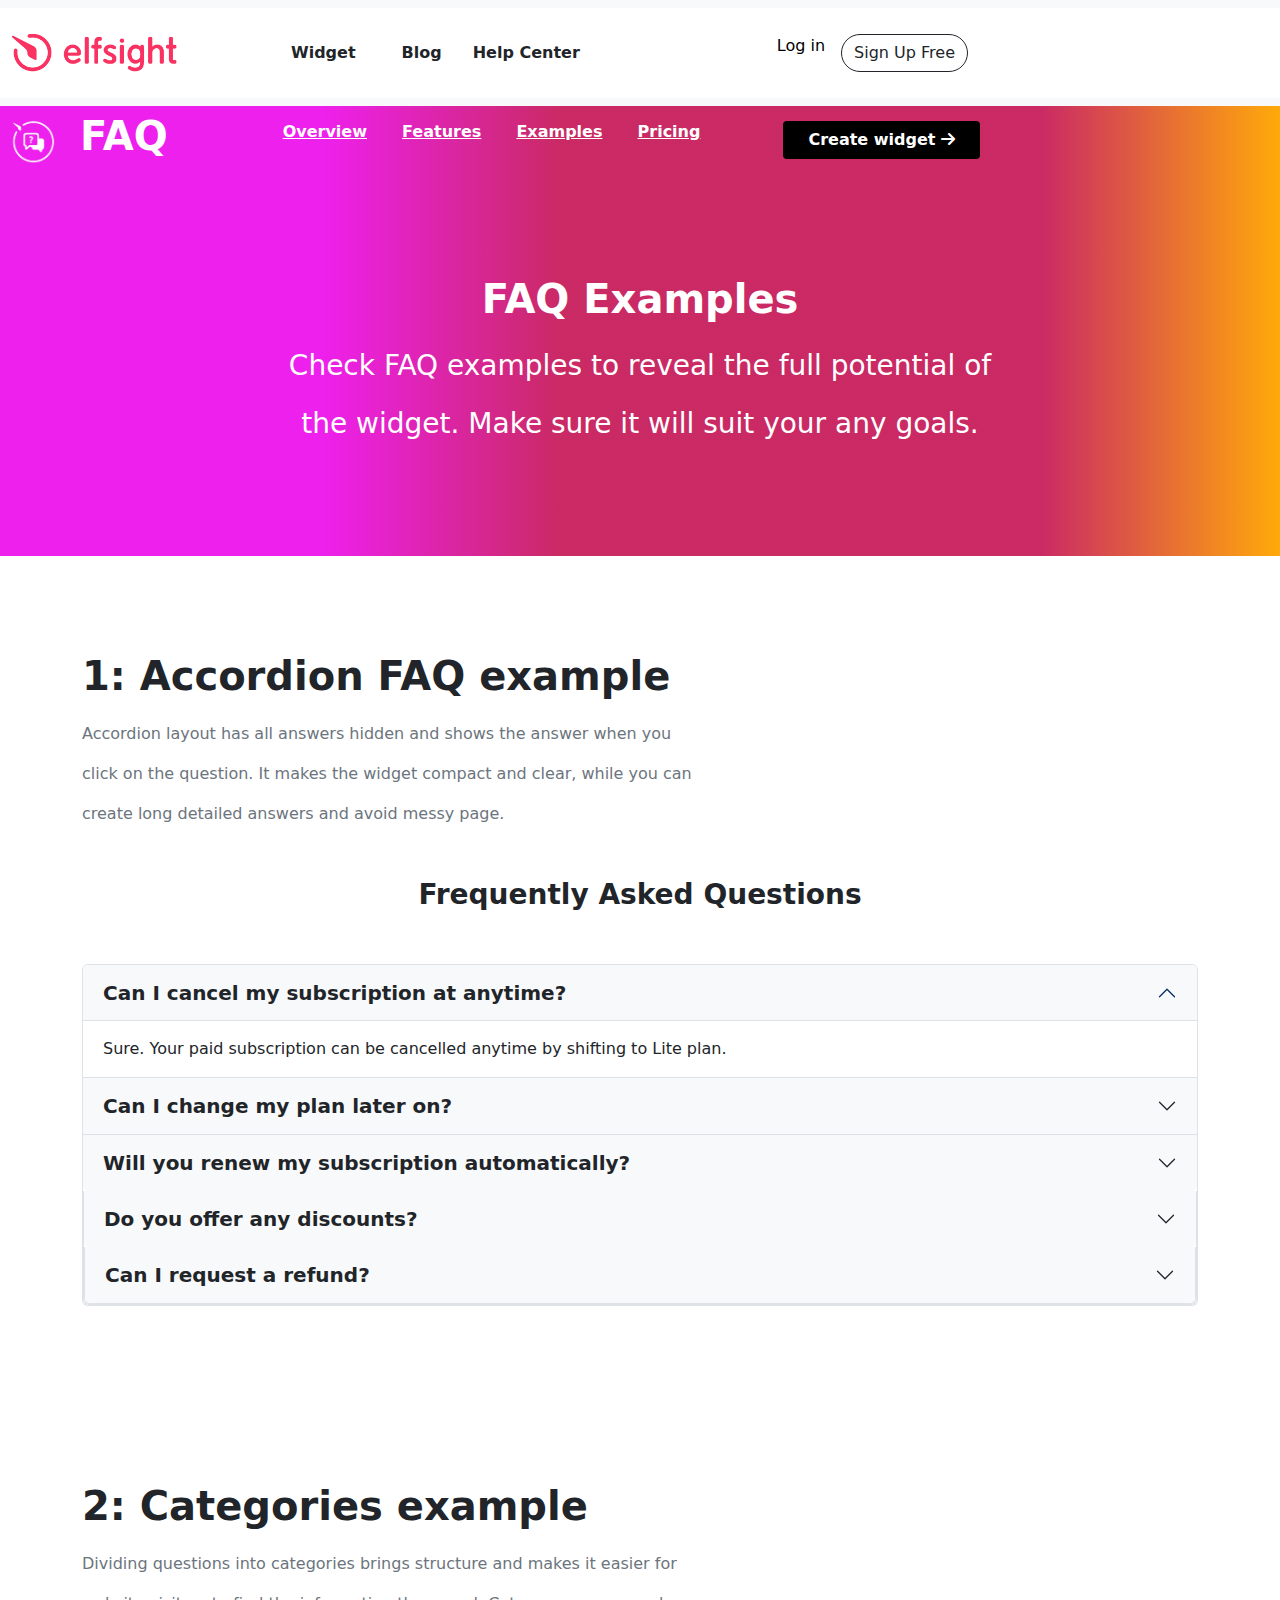
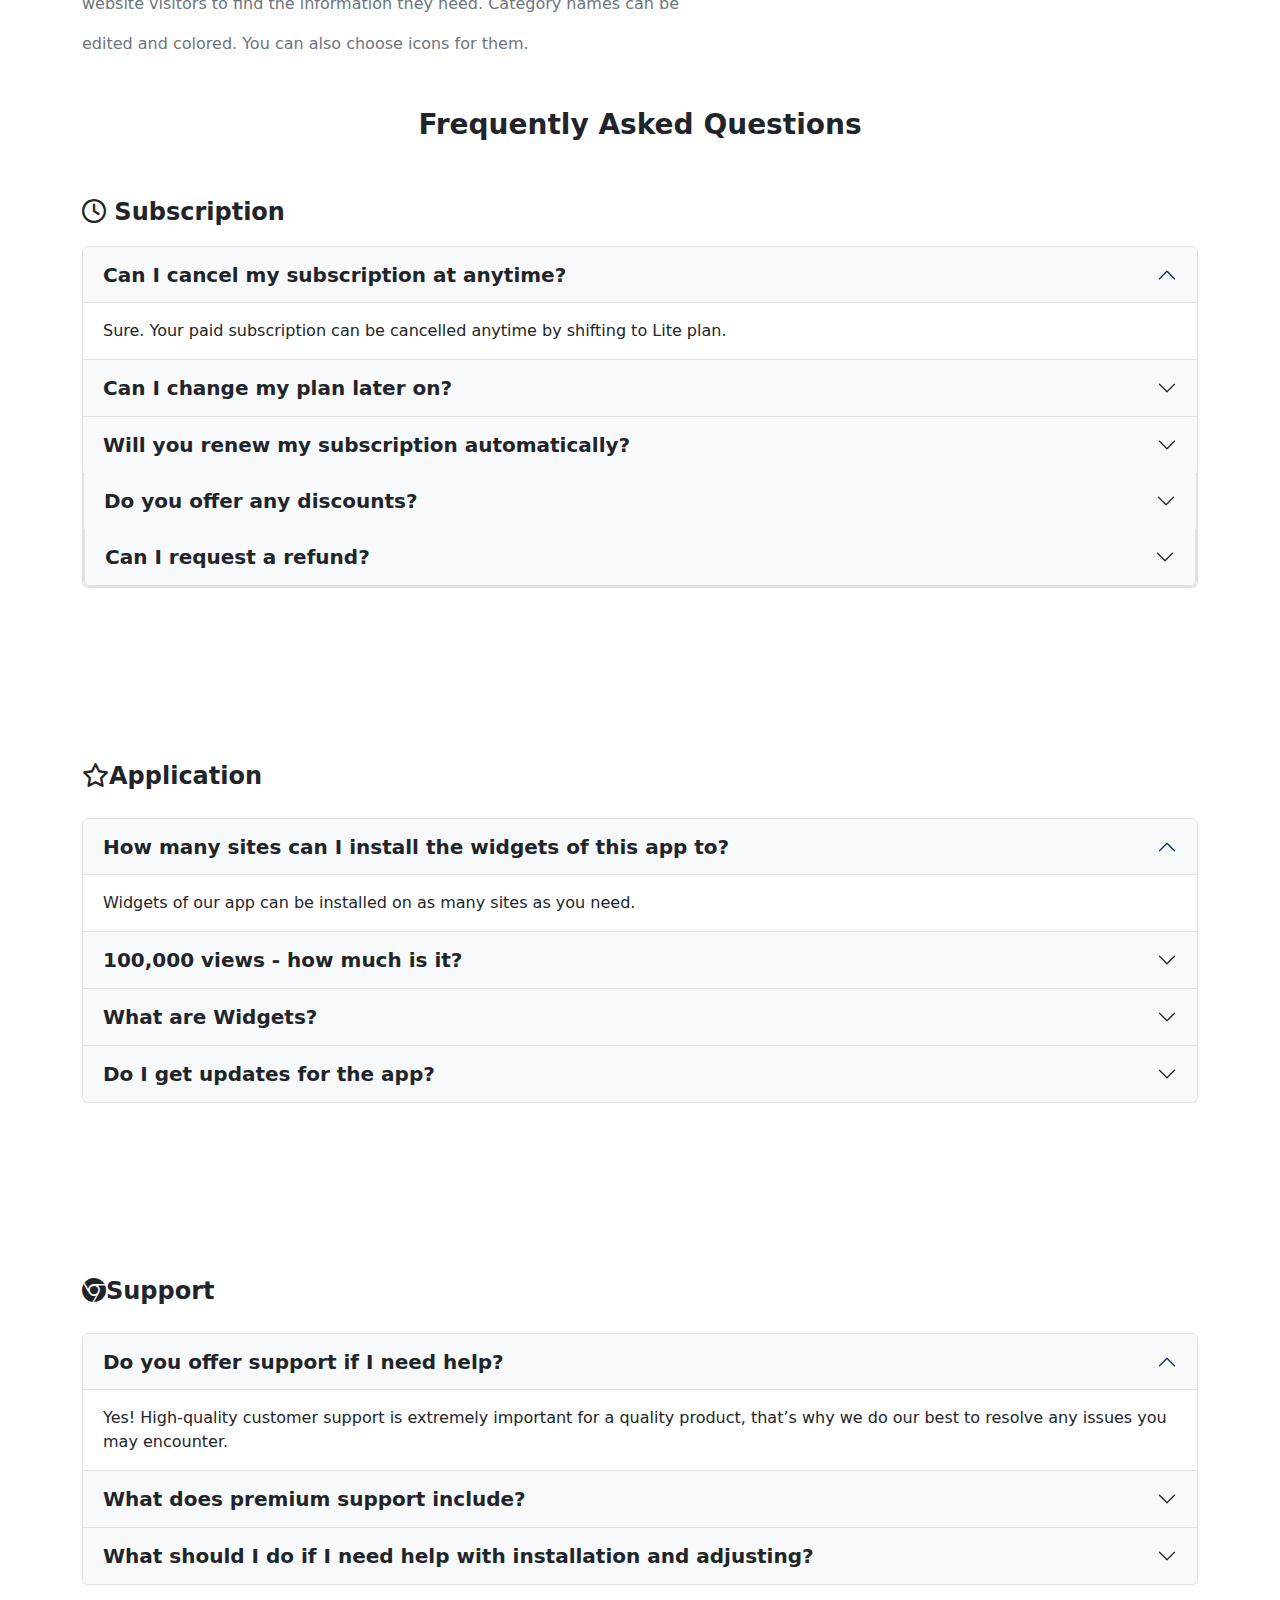
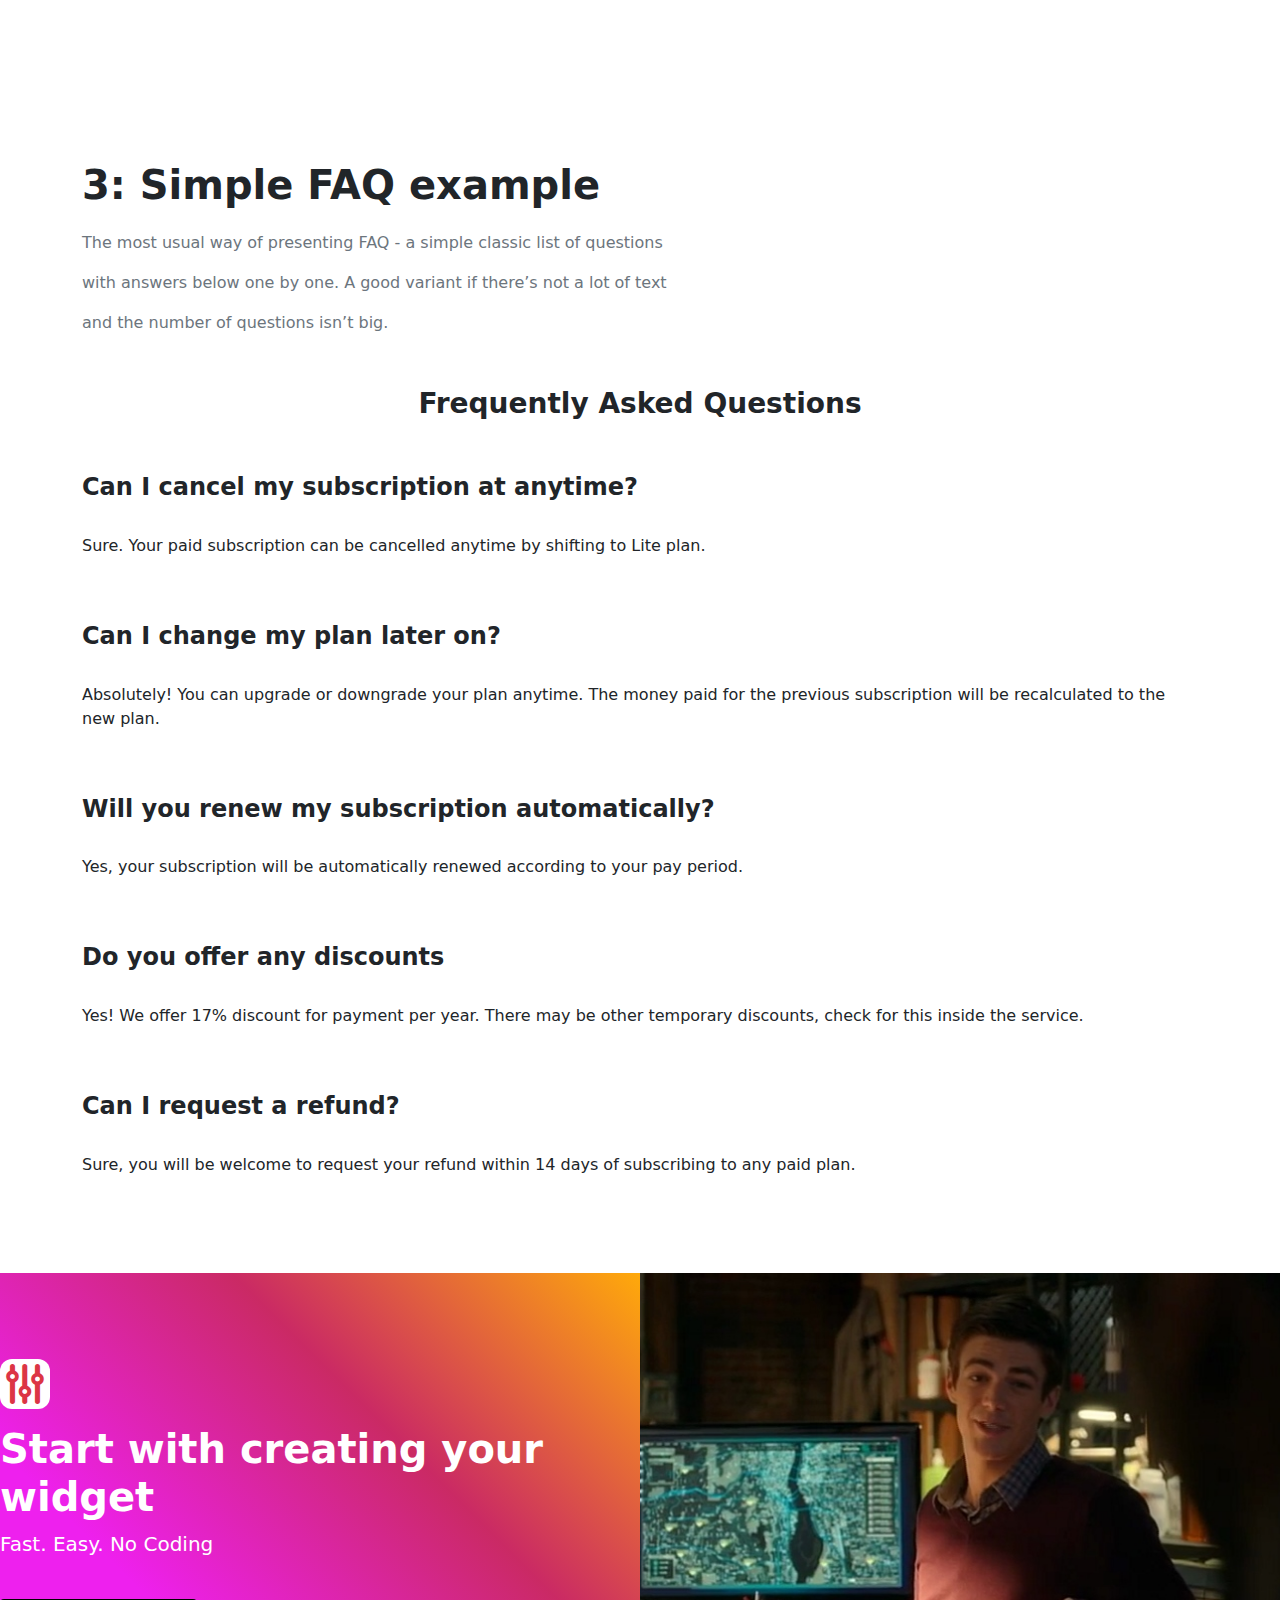
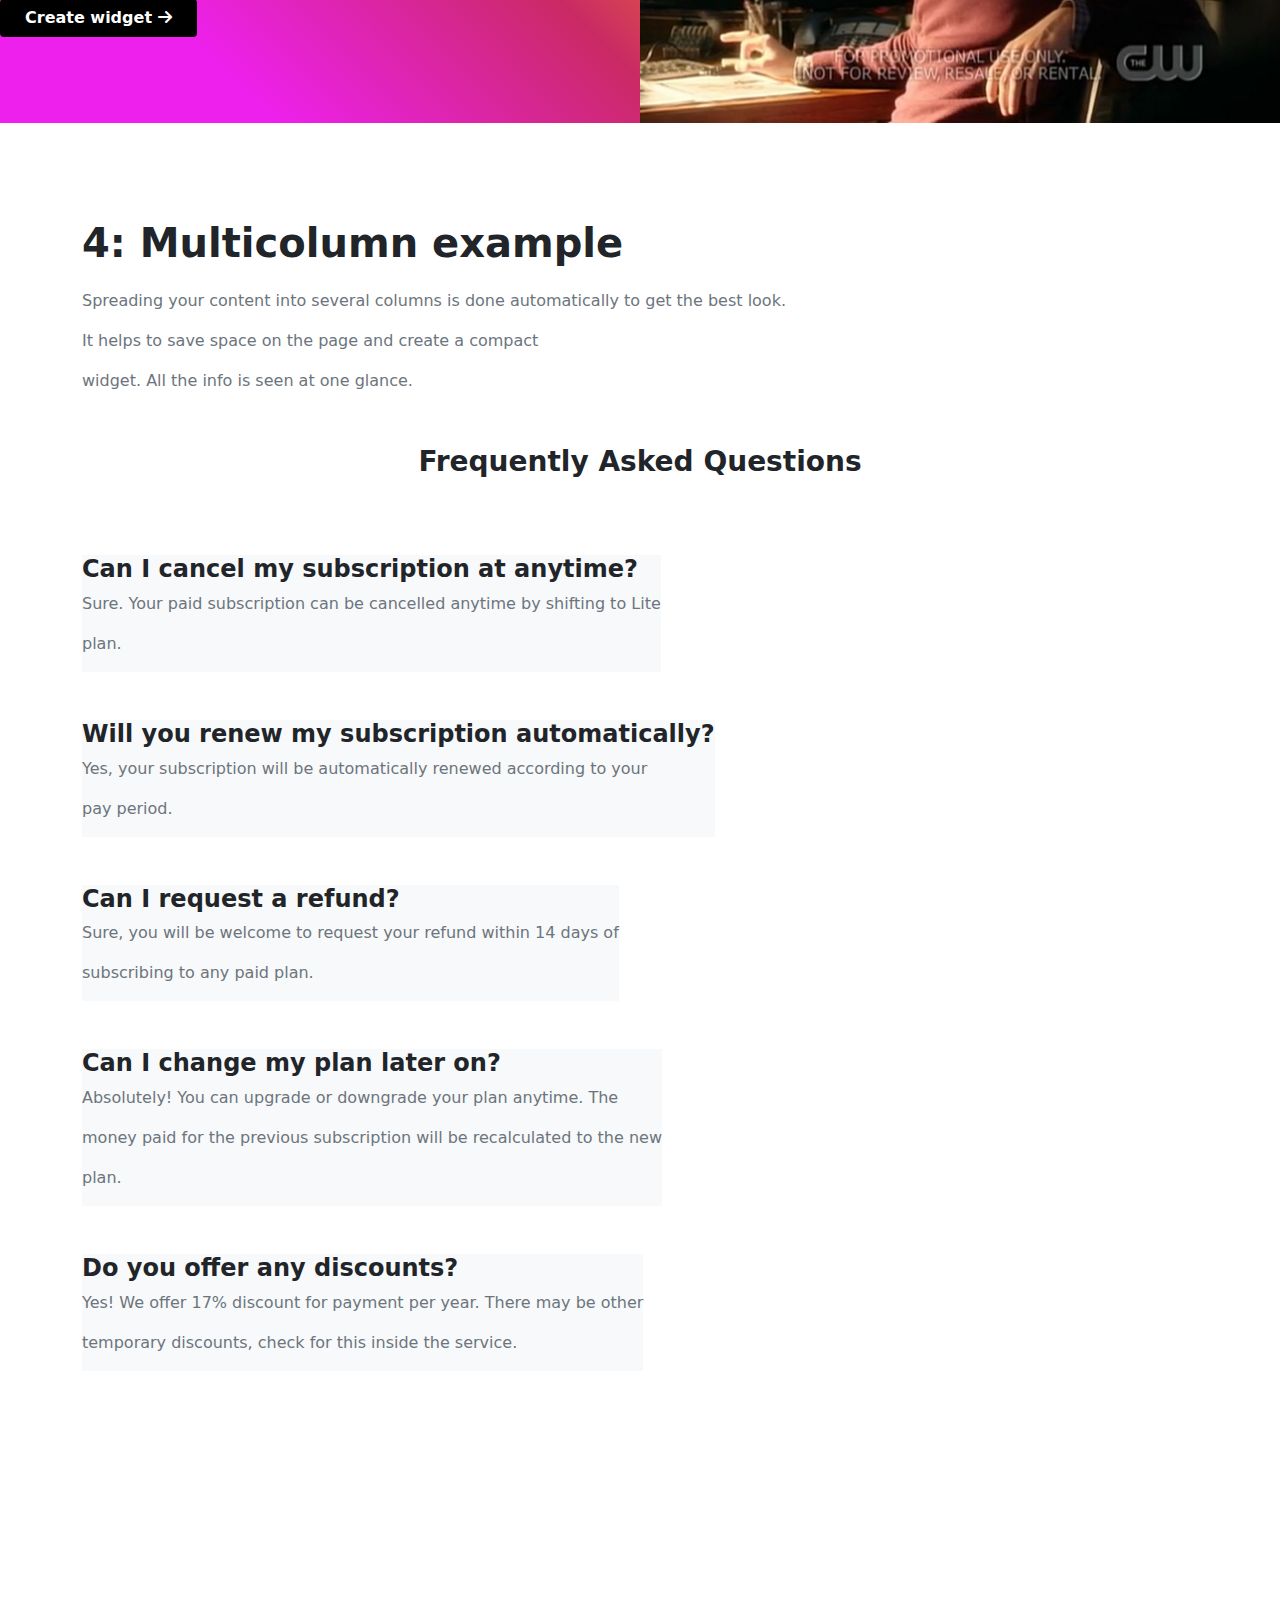
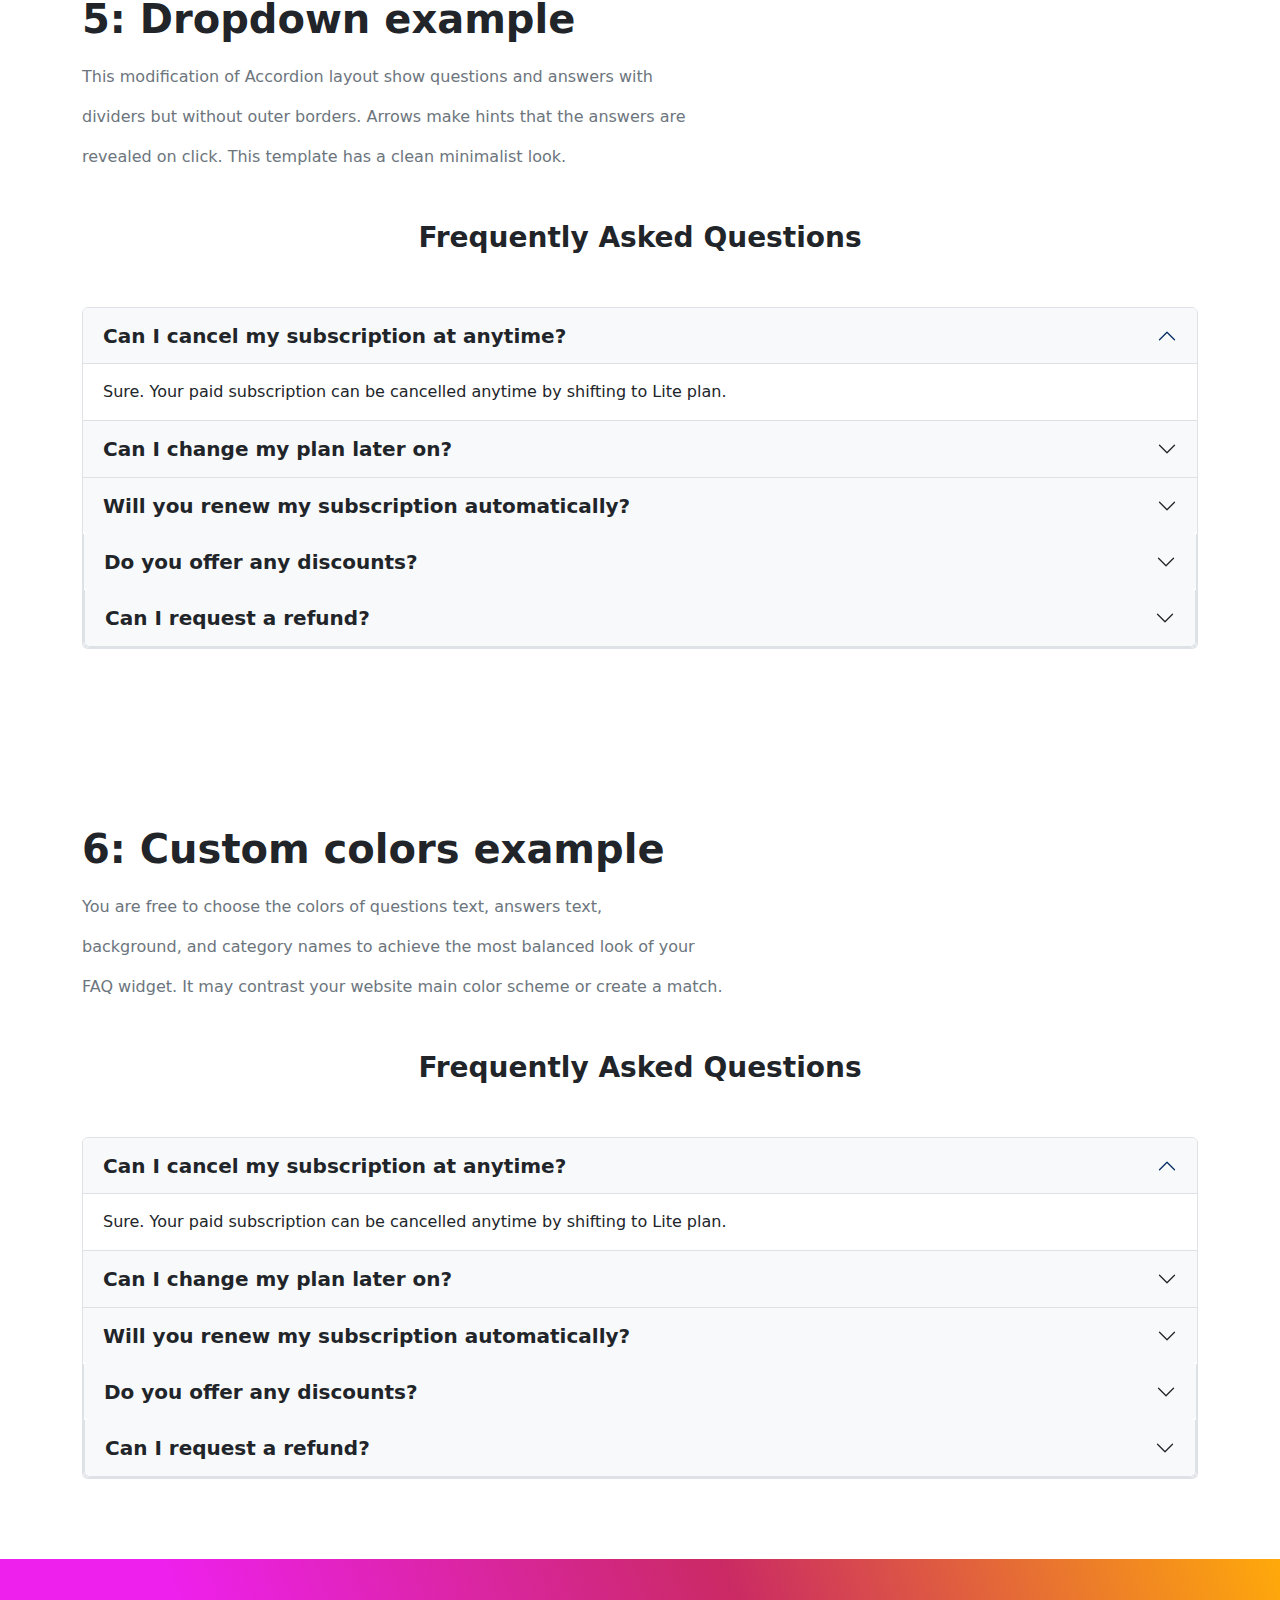
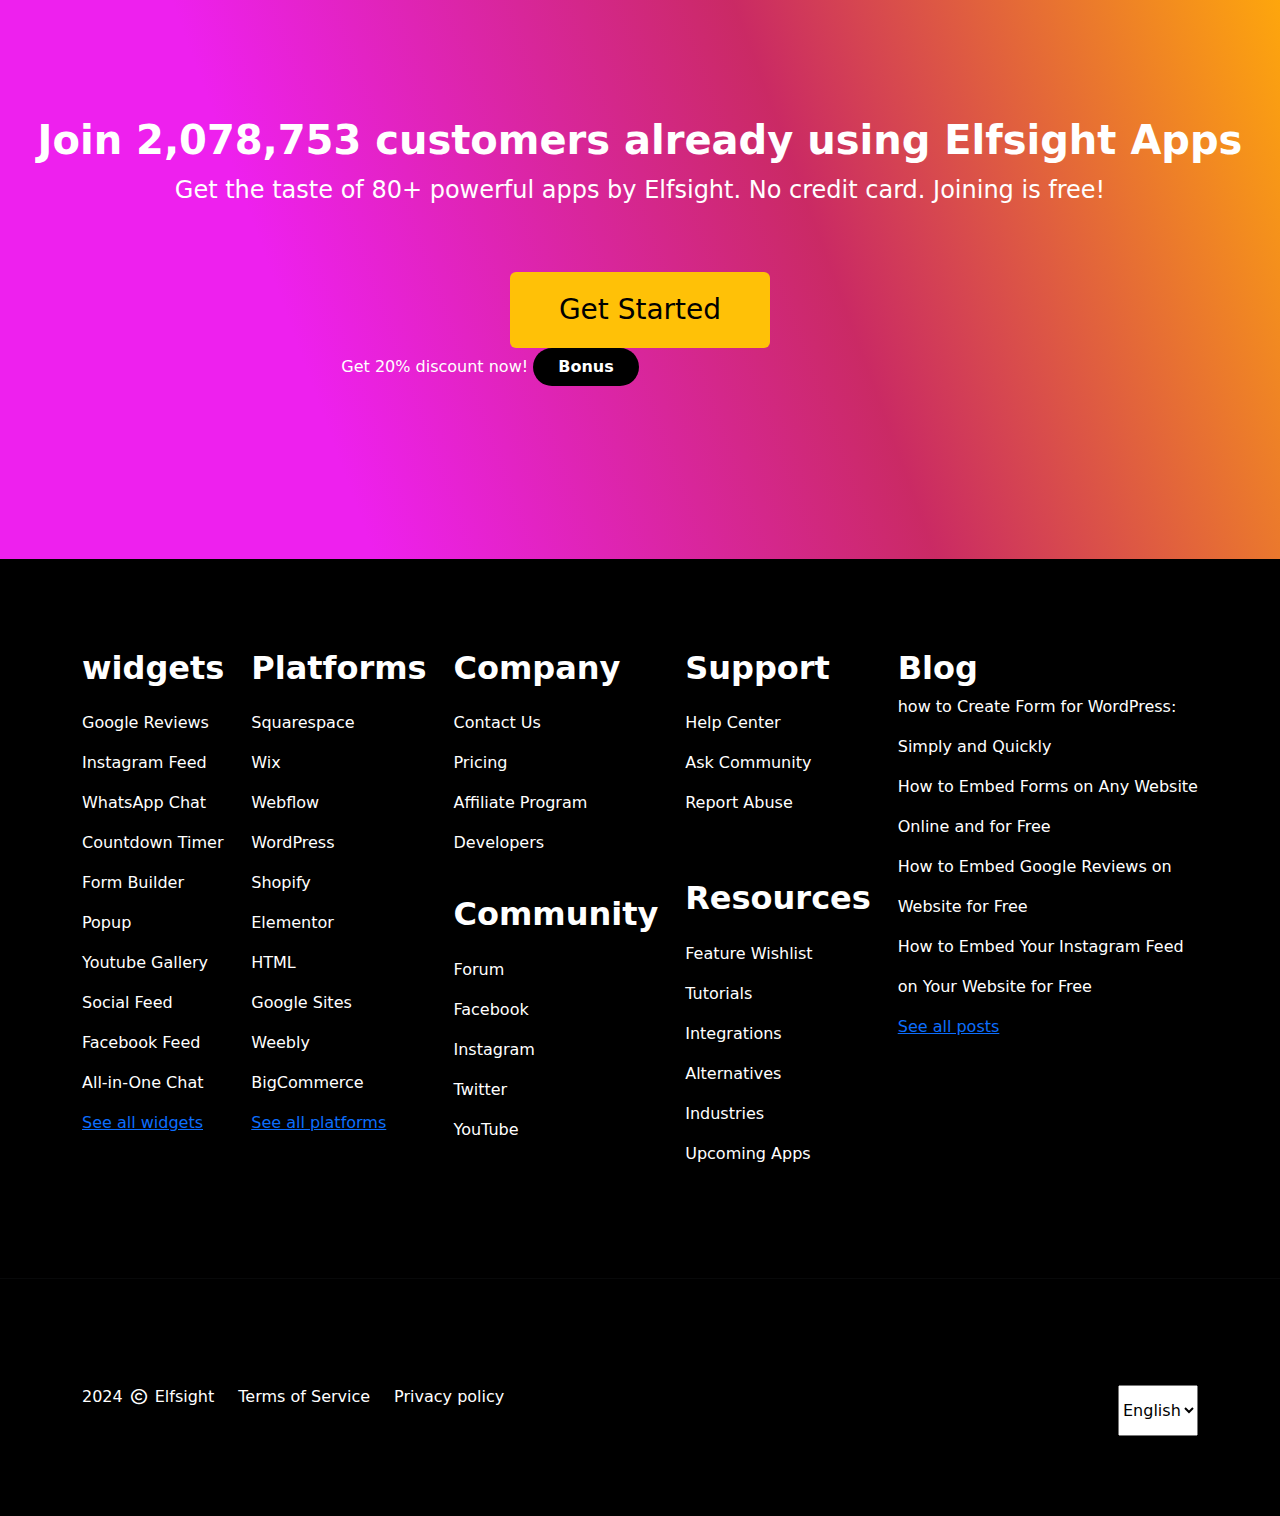
<file: index.html>
<!DOCTYPE html>
<html lang="en">
  <head>
    <meta charset="UTF-8" />
    <meta name="viewport" content="width=device-width, initial-scale=1.0" />
    <title>Document</title>
    <link rel="stylesheet" href="./index.css" />
    <link
      rel="stylesheet"
      href="https://cdn.jsdelivr.net/npm/bootstrap@5.3.3/dist/css/bootstrap.min.css"
    />
    <link
      rel="stylesheet"
      href="https://cdnjs.cloudflare.com/ajax/libs/font-awesome/6.6.0/css/all.min.css"
    />
  </head>
  <body>
    <nav class="navbar navbar-expand-lg bg-body-tertiary">
      <div class="container-fluid d-flex justify-content-between">
        <img src="./images/elfsight.png" class="elfsight" alt="image" />
        <button
          class="navbar-toggler"
          type="button"
          data-bs-toggle="collapse"
          data-bs-target="#navbarSupportedContent"
          aria-controls="navbarSupportedContent"
          aria-expanded="false"
          aria-label="Toggle navigation"
        >
          <span class="navbar-toggler-icon"></span>
        </button>
        <div class="collapse navbar-collapse" id="navbarSupportedContent">
          <ul class="navbar-nav me-auto mb-2 mb-lg-0">
            <li class="nav-item">
              <a
                class="nav-link active fw-bold text-dark"
                aria-current="page"
                href="#"
                >Widget</a
              >
            </li>
            <li class="nav-item">
              <a class="nav-link fw-bold text-dark" href="#">Blog</a>
            </li>

            <a class="nav-link fw-bold text-dark" href="#">Help Center</a>
          </ul>
          <form class="d-flex" role="search">
            <a class="login me-3" href="#">Log in</a>
            <button
              class="btn btn-outline-dark rounded-pill bg-white"
              type="submit"
            >
              Sign Up Free
            </button>
          </form>
        </div>
      </div>
    </nav>

    <section class="second-overview-rectangle">
      <div class="parts d-flex justify-content-between align-items-center">
        <div class="First-part d-flex align-items-center">
          <img
            src="./images/messaging.png"
            class="messaging"
            alt="elf-message"
          />
          <h1 class="Frequent ms-3 text-white fw-bold">FAQ</h1>
        </div>

        <div class="second-part">
          <ul>
            <li class="#">
              <a href="#" class="fw-bold text-white">Overview</a>
            </li>
            <li>
              <a href="#" class="fw-bold text-white">Features</a>
            </li>
            <li>
              <a href="#" class="fw-bold text-white">Examples</a>
            </li>

            <li>
              <a href="#" class="fw-bold text-white">Pricing</a>
            </li>
          </ul>
        </div>

        <button class="btn bg-black text-white fw-bold px-4 rounded-1">
          Create widget <i class="fa-solid fa-arrow-right"></i>
        </button>
      </div>

      <div
        class="Frequently-asked-question d-flex flex-column align-items-center justify-content-center"
      >
        <p class="fw-bold fs-1 text-white">FAQ Examples</p>
        <p class="fs-3 text-white">
          Check FAQ examples to reveal the full potential of
        </p>
        <p class="fs-3 text-white">
          the widget. Make sure it will suit your any goals.
        </p>
      </div>
    </section>

      <section>
        <div class="container">
          <p class="fw-bold fs-1">1: Accordion FAQ example</p>
          <p class="accord faq text-secondary">
            Accordion layout has all answers hidden and shows the answer when you
          </p>
          <p class="text text-secondary">
            click on the question. It makes the widget compact and clear, while
            you can
          </p>
          <p class="textings text-secondary">
            create long detailed answers and avoid messy page.
          </p>
          <p class="fw-bold fs-3 text-center my-5">Frequently Asked Questions</p>
          <div class="accordions">
            <div class="accordion" id="accordionExample">
              <div class="accordion-item">
                <h2 class="accordion-header">
                  <button class="accordion-button text-dark fw-bold fs-5 bg-body-tertiary" type="button" data-bs-toggle="collapse" data-bs-target="#collapseOne" aria-expanded="true" aria-controls="collapseOne">
                   Can I cancel my subscription at anytime?
                  </button>
                </h2>
                <div id="collapseOne" class="accordion-collapse collapse show" data-bs-parent="#accordionExample">
                  <div class="accordion-body">
                    Sure. Your paid subscription can be cancelled anytime by shifting to Lite plan.
                  </div>
                </div>
              </div>
              <div class="accordion-item">
                <h2 class="accordion-header">
                  <button class="accordion-button collapsed text-dark fw-bold fs-5 bg-body-tertiary" type="button" data-bs-toggle="collapse" data-bs-target="#collapseTwo" aria-expanded="false" aria-controls="collapseTwo">
                    Can I change my plan later on?
                  </button>
                </h2>
                <div id="collapseTwo" class="accordion-collapse collapse" data-bs-parent="#accordionExample">
                  <div class="accordion-body">
                    Absolutely! You can upgrade or downgrade your plan anytime. The money paid for the previous subscription will be recalculated to the new plan.
                  </div>
                </div>
              </div>
              <div class="accordion-item">
                <h2 class="accordion-header">
                  <button class="accordion-button collapsed text-dark fw-bold fs-5 bg-body-tertiary" type="button" data-bs-toggle="collapse" data-bs-target="#collapseThree" aria-expanded="false" aria-controls="collapseThree">
                  Will you renew my subscription automatically?
                  </button>
                </h2>
                <div id="collapseThree" class="accordion-collapse collapse" data-bs-parent="#accordionExample">
                  <div class="accordion-body">
                    Yes, your subscription will be automatically renewed according to your pay period.
                </div>
              </div>
              <div class="accordion-item">
                <h2 class="accordion-header">
                  <button class="accordion-button collapsed text-dark fw-bold fs-5 bg-body-tertiary" type="button" data-bs-toggle="collapse" data-bs-target="#collapseThree" aria-expanded="false" aria-controls="collapseThree">
                 Do you offer any discounts?
                  </button>
                </h2>
                <div id="collapseThree" class="accordion-collapse collapse" data-bs-parent="#accordionExample">
                  <div class="accordion-body">
                    Yes! We offer 17% discount for payment per year. There may be other temporary discounts, check for this inside the service.
                </div>
              </div>
      
      
              <div class="accordion-item">
                <h2 class="accordion-header">
                  <button class="accordion-button collapsed text-dark fw-bold fs-5 bg-body-tertiary" type="button" data-bs-toggle="collapse" data-bs-target="#collapseThree" aria-expanded="false" aria-controls="collapseThree">
                 Can I request a refund?
                  </button>
                </h2>
                <div id="collapseThree" class="accordion-collapse collapse" data-bs-parent="#accordionExample">
                  <div class="accordion-body">
                    Sure, you will be welcome to request your refund within 14 days of subscribing to any paid plan.
                </div>
              </div>
            </div>
          </div>
       
        </div>
      
      </section>

      <section>
        <div class="container">
          <p class="fw-bold fs-1">2: Categories example</p>
          <p class="accord faq text-secondary">
            Dividing questions into categories brings structure and makes it easier for
          </p>
          <p class="text text-secondary">
            website visitors to find the information they need. Category names can be
          </p>
          <p class="textings text-secondary">
            edited and colored. You can also choose icons for them.
          </p>
          <p class="fw-bold fs-3 text-center my-5">Frequently Asked Questions</p>
          <p class="fw-bold fs-4"><i class="fa-regular fa-clock"></i> Subscription</p> 
          <div class="accordions">
            <div class="accordion" id="accordionExample">
              <div class="accordion-item">
                <h2 class="accordion-header">
                  <button class="accordion-button text-dark fw-bold fs-5 bg-body-tertiary" type="button" data-bs-toggle="collapse" data-bs-target="#collapseOne" aria-expanded="true" aria-controls="collapseOne">
                   Can I cancel my subscription at anytime?
                  </button>
                </h2>
                
                <div id="collapseOne" class="accordion-collapse collapse show" data-bs-parent="#accordionExample">
                  <div class="accordion-body">
                    Sure. Your paid subscription can be cancelled anytime by shifting to Lite plan.
                  </div>
                </div>
              </div>
              <div class="accordion-item">
                <h2 class="accordion-header">
                  <button class="accordion-button collapsed text-dark fw-bold fs-5 bg-body-tertiary" type="button" data-bs-toggle="collapse" data-bs-target="#collapseTwo" aria-expanded="false" aria-controls="collapseTwo">
                    Can I change my plan later on?
                  </button>
                </h2>
                <div id="collapseTwo" class="accordion-collapse collapse" data-bs-parent="#accordionExample">
                  <div class="accordion-body">
                    Absolutely! You can upgrade or downgrade your plan anytime. The money paid for the previous subscription will be recalculated to the new plan.
                  </div>
                </div>
              </div>
              <div class="accordion-item">
                <h2 class="accordion-header">
                  <button class="accordion-button collapsed text-dark fw-bold fs-5 bg-body-tertiary" type="button" data-bs-toggle="collapse" data-bs-target="#collapseThree" aria-expanded="false" aria-controls="collapseThree">
                  Will you renew my subscription automatically?
                  </button>
                </h2>
                <div id="collapseThree" class="accordion-collapse collapse" data-bs-parent="#accordionExample">
                  <div class="accordion-body">
                    Yes, your subscription will be automatically renewed according to your pay period.
                </div>
              </div>
              <div class="accordion-item">
                <h2 class="accordion-header">
                  <button class="accordion-button collapsed text-dark fw-bold fs-5 bg-body-tertiary" type="button" data-bs-toggle="collapse" data-bs-target="#collapseThree" aria-expanded="false" aria-controls="collapseThree">
                 Do you offer any discounts?
                  </button>
                </h2>
                <div id="collapseThree" class="accordion-collapse collapse" data-bs-parent="#accordionExample">
                  <div class="accordion-body">
                    Yes! We offer 17% discount for payment per year. There may be other temporary discounts, check for this inside the service.
                </div>
              </div>
      
      
              <div class="accordion-item">
                <h2 class="accordion-header">
                  <button class="accordion-button collapsed text-dark fw-bold fs-5 bg-body-tertiary" type="button" data-bs-toggle="collapse" data-bs-target="#collapseThree" aria-expanded="false" aria-controls="collapseThree">
                 Can I request a refund?
                  </button>
                </h2>
                <div id="collapseThree" class="accordion-collapse collapse" data-bs-parent="#accordionExample">
                  <div class="accordion-body">
                    Sure, you will be welcome to request your refund within 14 days of subscribing to any paid plan.
                </div>
              </div>
            </div>
          </div>
       
        </div>
      
      </section>

      <section>
        <div class="container">
          <p class="fw-bold fs-4 mb-4"><i class="fa-regular fa-star"></i>Application</p> 
          <div class="accordions">
            <div class="accordion" id="accordionExample">
              <div class="accordion-item">
                <h2 class="accordion-header">
                  <button class="accordion-button text-dark fw-bold fs-5 bg-body-tertiary" type="button" data-bs-toggle="collapse" data-bs-target="#collapseOne" aria-expanded="true" aria-controls="collapseOne">
                  How many sites can I install the widgets of this app to?
                  </button>
                </h2>
                
                <div id="collapseOne" class="accordion-collapse collapse show" data-bs-parent="#accordionExample">
                  <div class="accordion-body">
                    Widgets of our app can be installed on as many sites as you need.
                  </div>
                </div>
              </div>
              <div class="accordion-item">
                <h2 class="accordion-header">
                  <button class="accordion-button collapsed text-dark fw-bold fs-5 bg-body-tertiary" type="button" data-bs-toggle="collapse" data-bs-target="#collapseTwo" aria-expanded="false" aria-controls="collapseTwo">
                    100,000 views - how much is it?
                  </button>
                </h2>
                <div id="collapseTwo" class="accordion-collapse collapse" data-bs-parent="#accordionExample">
                  <div class="accordion-body">
                    The number of views equals the number of times the app loads on your website. As usual, 100,000 views approximately equals 100,000 of visits to your site per month. But it still depends on each specific case and the numbers may differ. More details about views are here.
                  </div>
                </div>
              </div>
              <div class="accordion-item">
                <h2 class="accordion-header">
                  <button class="accordion-button collapsed text-dark fw-bold fs-5 bg-body-tertiary" type="button" data-bs-toggle="collapse" data-bs-target="#collapseThree" aria-expanded="false" aria-controls="collapseThree">
                  What are Widgets?
                  </button>
                </h2>
                <div id="collapseThree" class="accordion-collapse collapse" data-bs-parent="#accordionExample">
                  <div class="accordion-body">
                    Widget is an adjusted display of the application. Every app may have multiple widgets. Widget defines how the application will look and function on your website.
                </div>
              </div>    
              </div>
      
      
              <div class="accordion-item">
                <h2 class="accordion-header">
                  <button class="accordion-button collapsed text-dark fw-bold fs-5 bg-body-tertiary" type="button" data-bs-toggle="collapse" data-bs-target="#collapseThree" aria-expanded="false" aria-controls="collapseThree">
                    Do I get updates for the app?
                  </button>
                </h2>
                <div id="collapseThree" class="accordion-collapse collapse" data-bs-parent="#accordionExample">
                  <div class="accordion-body">
                    Sure! Automatic updates are available free of charge to all our users.
                </div>
              </div>
            </div>
          </div>
       
        </div>
      
      </section>

      <section>
        <div class="container">
          <!--<p class="fw-bold fs-1 text-center my-5">Frequently Asked Questions</p>!-->
          <p class="fw-bold fs-4 mb-4"><i class="fa-brands fa-chrome"></i>Support</p> 
          <div class="accordions">
            <div class="accordion" id="accordionExample">
              <div class="accordion-item">
                <h2 class="accordion-header">
                  <button class="accordion-button text-dark fw-bold fs-5 bg-body-tertiary" type="button" data-bs-toggle="collapse" data-bs-target="#collapseOne" aria-expanded="true" aria-controls="collapseOne">
                   Do you offer support if I need help?
                  </button>
                </h2>
                
                <div id="collapseOne" class="accordion-collapse collapse show" data-bs-parent="#accordionExample">
                  <div class="accordion-body">
                    Yes! High-quality customer support is extremely important for a quality product, that’s why we do our best to resolve any issues you may encounter.
                  </div>
                </div>
              </div>
              <div class="accordion-item">
                <h2 class="accordion-header">
                  <button class="accordion-button collapsed text-dark fw-bold fs-5 bg-body-tertiary" type="button" data-bs-toggle="collapse" data-bs-target="#collapseTwo" aria-expanded="false" aria-controls="collapseTwo">
                    What does premium support include?
                  </button>
                </h2>
                <div id="collapseTwo" class="accordion-collapse collapse" data-bs-parent="#accordionExample">
                  <div class="accordion-body">
                    <p>We value our clients and you can always feel free to contact us for:</p>

                   <ul>
                   
                    <li>
                      Installing and adjusting
                    </li>
                    
                    <li>
                      bug fixing and troubleshooting
                    </li>
                                       
                    <li>
                    analysis of your use-cases and recommendations on use of the app
                   </li> 
                    
                   <li>
                      minor individual modifications of the interface and functions of the app (if possible to carry out)
                  </li>

                   </ul>                   
                  </div>
                </div>
              </div>
              <div class="accordion-item">
                <h2 class="accordion-header">
                  <button class="accordion-button collapsed text-dark fw-bold fs-5 bg-body-tertiary" type="button" data-bs-toggle="collapse" data-bs-target="#collapseThree" aria-expanded="false" aria-controls="collapseThree">
                 What should I do if I need help with installation and adjusting?
                  </button>
                </h2>
                <div id="collapseThree" class="accordion-collapse collapse" data-bs-parent="#accordionExample">
                  <div class="accordion-body">
                    We are ready to help with this! You can always contact us at apps@elfsight.com and we will help you to set up and change the settings of the app on your website the way you need.
                </div>
              </div>    
              </div>
          </div>
        </div>
      </section>

      <section>
        <div class="container">
          <p class="fw-bold fs-1">3: Simple FAQ example</p>
          <p class="accord faq text-secondary">
            The most usual way of presenting FAQ - a simple classic list of questions
          </p>
          <p class="text text-secondary">
            with answers below one by one. A good variant if there’s not a lot of text
          </p>
          <p class="textings text-secondary">
            and the number of questions isn’t big.
          </p>
          <p class="fw-bold fs-3 text-center my-5">Frequently Asked Questions</p>
         
                 <h2 class="fs-4 fw-bold">Can I cancel my subscription at anytime?</h2>
                  <p class="pt-4">Sure. Your paid subscription can be cancelled anytime by shifting to Lite plan.</p>
                  <h2 class="fs-4 fw-bold pt-5">Can I change my plan later on?</h2>
                  <p class="pt-4">Absolutely! You can upgrade or downgrade your plan anytime. The money paid for the previous subscription will be recalculated to the new plan.</p>
                  <h2 class="fs-4 fw-bold pt-5">Will you renew my subscription automatically?</h2>
                  <p class="pt-4">Yes, your subscription will be automatically renewed according to your pay period.</p>
                  <h2 class="fs-4 fw-bold pt-5">Do you offer any discounts</h2>
                  <p class="pt-4">Yes! We offer 17% discount for payment per year. There may be other temporary discounts, check for this inside the service.</p>
                <h2 class="fs-4 fw-bold pt-5">Can I request a refund?</h2>
                <p class="pt-4">Sure, you will be welcome to request your refund within 14 days of subscribing to any paid plan.</p>
                </div>
                </div>
              </div>
      </section>

      <section class="backgrounds">
      <div class="gradients d-flex justify-content-center align-items-center">
        <div>
          <div class="circle">
            <i class="fa-solid fa-sliders fa-rotate-90 text-danger fs-1"></i>
          </div>
  
         
            <h2 class="fw-bold text-white fs-1 pt-3">Start with creating your widget</h2>
            <p class="text-white fs-5 pb-4">Fast. Easy. No Coding</p>
         
         
          <button class="btn bg-black text-white fw-bold px-4 rounded-1">
            Create widget <i class="fa-solid fa-arrow-right"></i>
          </button>
        </div>        
      </div>

      <div class="images">
      
      </div>
    
      </section>

      <section>
        <div class="container">
          <p class="fw-bold fs-1">4: Multicolumn example</p>
          <p class="accord faq text-secondary">
            Spreading your content into several columns is done automatically to get the best look.
          </p>
          <p class="text text-secondary">
            It helps to save space on the page and create a compact
          </p>
          <p class="textings text-secondary">
            widget. All the info is seen at one glance.
          </p>
          <p class="fw-bold fs-3 text-center my-5">Frequently Asked Questions</p>
        
         <div class="d-flex flex-wrap row-gap-5 column-gap-5 pt-4 pb-5">
          <div class="rectangles bg-body-tertiary">
            <h2 class="fw-bold fs-4">Can I cancel my subscription at anytime?</h2>
            <p class="text-secondary">Sure. Your paid subscription can be cancelled anytime by shifting to Lite</p>
            <p class="text-secondary">plan.</p>
          </div>
      

          <div class="rectangles bg-body-tertiary row-gap-5">
            <h2 class="fw-bold fs-4">Will you renew my subscription automatically?</h2>
            <p class="text-secondary">Yes, your subscription will be automatically renewed according to your</p>
            <p class="text-secondary">pay period.</p>
          </div>
      
          <div class="rectangles bg-body-tertiary">
            <h2 class="fw-bold fs-4">Can I request a refund?</h2>
            <p class="text-secondary">Sure, you will be welcome to request your refund within 14 days of</p>
            <p class="text-secondary">subscribing to any paid plan.</p>
          </div>
        
          <div class="rectangles bg-body-tertiary row-gap-4">
            <h2 class="fw-bold fs-4">Can I change my plan later on?</h2>
            <p class="text-secondary">Absolutely! You can upgrade or downgrade your plan anytime. The</p>
            <p class="text-secondary">money paid for the previous subscription will be recalculated to the new</p>
            <p class="text-secondary">plan.</p>
          </div>

          
          <div class="rectangles bg-body-tertiary">
            <h2 class="fw-bold fs-4">Do you offer any discounts?</h2>
            <p class="text-secondary">Yes! We offer 17% discount for payment per year. There may be other</p>
            <p class="text-secondary">temporary discounts, check for this inside the service.</p>
          </div>
         </div>
        </div>
      </section>

      <section>
        <div class="container">
          <p class="fw-bold fs-1">5: Dropdown example</p>
          <p class="accord faq text-secondary">
            This modification of Accordion layout show questions and answers with
          </p>
          <p class="text text-secondary">
            dividers but without outer borders. Arrows make hints that the answers are
          </p>
          <p class="textings text-secondary">
            revealed on click. This template has a clean minimalist look.
          </p>
          <p class="fw-bold fs-3 text-center my-5">Frequently Asked Questions</p>
         
          <div class="accordions">
            <div class="accordion" id="accordionExample">
              <div class="accordion-item">
                <h2 class="accordion-header">
                  <button class="accordion-button text-dark fw-bold fs-5 bg-body-tertiary" type="button" data-bs-toggle="collapse" data-bs-target="#collapseOne" aria-expanded="true" aria-controls="collapseOne">
                   Can I cancel my subscription at anytime?
                  </button>
                </h2>
                
                <div id="collapseOne" class="accordion-collapse collapse show" data-bs-parent="#accordionExample">
                  <div class="accordion-body">
                    Sure. Your paid subscription can be cancelled anytime by shifting to Lite plan.
                  </div>
                </div>
              </div>
              <div class="accordion-item">
                <h2 class="accordion-header">
                  <button class="accordion-button collapsed text-dark fw-bold fs-5 bg-body-tertiary" type="button" data-bs-toggle="collapse" data-bs-target="#collapseTwo" aria-expanded="false" aria-controls="collapseTwo">
                    Can I change my plan later on?
                  </button>
                </h2>
                <div id="collapseTwo" class="accordion-collapse collapse" data-bs-parent="#accordionExample">
                  <div class="accordion-body">
                    Absolutely! You can upgrade or downgrade your plan anytime. The money paid for the previous subscription will be recalculated to the new plan.
                  </div>
                </div>
              </div>
              <div class="accordion-item">
                <h2 class="accordion-header">
                  <button class="accordion-button collapsed text-dark fw-bold fs-5 bg-body-tertiary" type="button" data-bs-toggle="collapse" data-bs-target="#collapseThree" aria-expanded="false" aria-controls="collapseThree">
                  Will you renew my subscription automatically?
                  </button>
                </h2>
                <div id="collapseThree" class="accordion-collapse collapse" data-bs-parent="#accordionExample">
                  <div class="accordion-body">
                    Yes, your subscription will be automatically renewed according to your pay period.
                </div>
              </div>
              <div class="accordion-item">
                <h2 class="accordion-header">
                  <button class="accordion-button collapsed text-dark fw-bold fs-5 bg-body-tertiary" type="button" data-bs-toggle="collapse" data-bs-target="#collapseThree" aria-expanded="false" aria-controls="collapseThree">
                 Do you offer any discounts?
                  </button>
                </h2>
                <div id="collapseThree" class="accordion-collapse collapse" data-bs-parent="#accordionExample">
                  <div class="accordion-body">
                    Yes! We offer 17% discount for payment per year. There may be other temporary discounts, check for this inside the service.
                </div>
              </div>
      
      
              <div class="accordion-item">
                <h2 class="accordion-header">
                  <button class="accordion-button collapsed text-dark fw-bold fs-5 bg-body-tertiary" type="button" data-bs-toggle="collapse" data-bs-target="#collapseThree" aria-expanded="false" aria-controls="collapseThree">
                 Can I request a refund?
                  </button>
                </h2>
                <div id="collapseThree" class="accordion-collapse collapse" data-bs-parent="#accordionExample">
                  <div class="accordion-body">
                    Sure, you will be welcome to request your refund within 14 days of subscribing to any paid plan.
                </div>
              </div>
            </div>
          </div>
       
        </div>
      
      </section>


      <section>
        <div class="container">
          <p class="fw-bold fs-1">6: Custom colors example</p>
          <p class="accord faq text-secondary">
            You are free to choose the colors of questions text, answers text,
          </p>
          <p class="text text-secondary">
            background, and category names to achieve the most balanced look of your
          </p>
          <p class="textings text-secondary">
            FAQ widget. It may contrast your website main color scheme or create a match.
          </p>
          <p class="fw-bold fs-3 text-center my-5">Frequently Asked Questions</p>
         
          <div class="accordions">
            <div class="accordion" id="accordionExample">
              <div class="accordion-item">
                <h2 class="accordion-header">
                  <button class="accordion-button text-dark fw-bold fs-5 bg-body-tertiary" type="button" data-bs-toggle="collapse" data-bs-target="#collapseOne" aria-expanded="true" aria-controls="collapseOne">
                   Can I cancel my subscription at anytime?
                  </button>
                </h2>
                
                <div id="collapseOne" class="accordion-collapse collapse show" data-bs-parent="#accordionExample">
                  <div class="accordion-body">
                    Sure. Your paid subscription can be cancelled anytime by shifting to Lite plan.
                  </div>
                </div>
              </div>
              <div class="accordion-item">
                <h2 class="accordion-header">
                  <button class="accordion-button collapsed text-dark fw-bold fs-5 bg-body-tertiary" type="button" data-bs-toggle="collapse" data-bs-target="#collapseTwo" aria-expanded="false" aria-controls="collapseTwo">
                    Can I change my plan later on?
                  </button>
                </h2>
                <div id="collapseTwo" class="accordion-collapse collapse" data-bs-parent="#accordionExample">
                  <div class="accordion-body">
                    Absolutely! You can upgrade or downgrade your plan anytime. The money paid for the previous subscription will be recalculated to the new plan.
                  </div>
                </div>
              </div>
              <div class="accordion-item">
                <h2 class="accordion-header">
                  <button class="accordion-button collapsed text-dark fw-bold fs-5 bg-body-tertiary" type="button" data-bs-toggle="collapse" data-bs-target="#collapseThree" aria-expanded="false" aria-controls="collapseThree">
                  Will you renew my subscription automatically?
                  </button>
                </h2>
                <div id="collapseThree" class="accordion-collapse collapse" data-bs-parent="#accordionExample">
                  <div class="accordion-body">
                    Yes, your subscription will be automatically renewed according to your pay period.
                </div>
              </div>
              <div class="accordion-item">
                <h2 class="accordion-header">
                  <button class="accordion-button collapsed text-dark fw-bold fs-5 bg-body-tertiary" type="button" data-bs-toggle="collapse" data-bs-target="#collapseThree" aria-expanded="false" aria-controls="collapseThree">
                 Do you offer any discounts?
                  </button>
                </h2>
                <div id="collapseThree" class="accordion-collapse collapse" data-bs-parent="#accordionExample">
                  <div class="accordion-body">
                    Yes! We offer 17% discount for payment per year. There may be other temporary discounts, check for this inside the service.
                </div>
              </div>
      
      
              <div class="accordion-item">
                <h2 class="accordion-header">
                  <button class="accordion-button collapsed text-dark fw-bold fs-5 bg-body-tertiary" type="button" data-bs-toggle="collapse" data-bs-target="#collapseThree" aria-expanded="false" aria-controls="collapseThree">
                 Can I request a refund?
                  </button>
                </h2>
                <div id="collapseThree" class="accordion-collapse collapse" data-bs-parent="#accordionExample">
                  <div class="accordion-body">
                    Sure, you will be welcome to request your refund within 14 days of subscribing to any paid plan.
                </div>
              </div>
            </div>
          </div>
       
        </div>
      
      </section>

      <section class="gradient-box d-flex justify-content-center flex-column align-items-center">
       <h2 class="text-white fw-bold fs-1">Join 2,078,753 customers already using Elfsight Apps</h2>
      <p class="text-white fs-4">Get the taste of 80+ powerful apps by Elfsight. No credit card. Joining is free!</p>
      <button class="btn bg-warning text-black fs-3 px-5 pb-3 pt-3 mx-5 mt-5 rounded-2">
        Get Started 
      </button>
      <p class="discounts text-white">
        Get 20% discount now! 
        <button class="btn bg-black text-white fw-bold px-4 rounded-5">Bonus</button>
      </p>
     </section>


<footer class="bg-black">
<div class="d-flex container justify-content-between">
  <div>
    <h2 class="text-white fw-bold pb-3">widgets</h2>
      <p class="text-white">Google Reviews</p>
      <p class="text-white">Instagram Feed</p>
      <p class="text-white">WhatsApp Chat</p>
      <p class="text-white">Countdown Timer</p>
      <p class="text-white">Form Builder</p>
      <p class="text-white">Popup</p>
      <p class="text-white">Youtube Gallery</p>
      <p class="text-white">Social Feed</p>
      <p class="text-white">Facebook Feed</p>
      <p class="text-white">All-in-One Chat</p>
      <p><a class="#">See all widgets</a></p>
  </div>

  <div>
    <h2 class="text-white fw-bold pb-3">Platforms</h2>
    
      <p class="text-white">Squarespace</p>
      <p class="text-white">Wix</p>
      <p class="text-white">Webflow</p>
      <p class="text-white">WordPress</p>
      <p class="text-white">Shopify</p>
      <p class="text-white">Elementor</p>
      <p class="text-white">HTML</p>
      <p class="text-white">Google Sites</p>
      <p class="text-white">Weebly</p>
      <p class="text-white">BigCommerce</p>
      <p><a class="#">See all platforms</a></p>
     
  </div>

  <div>
    <h2 class="text-white fw-bold pb-3">Company</h2>
    
    <p class="text-white">Contact Us</p>
    <p class="text-white">Pricing</p>
    <p class="text-white">Affiliate Program</p>
    <p class="text-white">Developers</p>

    <h2 class="text-white fw-bold pb-3 pt-4">Community</h2>
  
    <p class="text-white">Forum</p>
    <p class="text-white">Facebook</p>
    <p class="text-white">Instagram</p>
    <p class="text-white">Twitter</p>
    <p class="text-white">YouTube</p>
  </div>
   
<div>
  <h2 class="text-white fw-bold pb-3">Support</h2>
    
  <p class="text-white">Help Center</p>
  <p class="text-white">Ask Community</p>
  <p class="text-white">Report Abuse</p>

  <h2 class="text-white fw-bold pb-3 pt-5">Resources</h2>
    
  <p class="text-white">Feature Wishlist</p>
  <p class="text-white">Tutorials</p>
  <p class="text-white">Integrations</p>
  <p class="text-white">Alternatives</p>
  <p class="text-white">Industries</p>
  <p class="text-white">Upcoming Apps</p>
</div>

<div>
  <h2 class="text-white fw-bold">Blog</h2>
    
  <p class="text-white">how to Create Form for WordPress:</p>
  <p class="text-white">Simply and Quickly</p>
  <p class="text-white">How to Embed Forms on Any Website</p>
  <p class="text-white">Online and for Free</p>
  <p class="text-white">How to Embed Google Reviews on</p>
  <p class="text-white">Website for Free</p>
  <p class="text-white">How to Embed Your Instagram Feed</p>
  <p class="text-white">on Your Website for Free</p>
  <a class="#">See all posts</a>
</div>
</div>
<hr class="bg-white">
<div class="d-flex justify-content-between container">

  <div class="d-flex">
    <p class="elfsights text-white">2024<i class="fa-regular fa-copyright mx-2 pb-3"></i>Elfsight</p>
    <p class="mx-4 text-white ">Terms of Service </p>
    <p class="text-white">Privacy policy</p>
  </div>

<select class="selecting float-end">
  <option>
    English
  </option>

  <option>
    French
  </option>

  <option>
    Italian
  </option>
</select>
</div>

</footer>
    
    <!--JS File script-->

    <script src="https://cdn.jsdelivr.net/npm/@popperjs/core@2.11.8/dist/umd/popper.min.js"></script>

    <script src="https://cdn.jsdelivr.net/npm/bootstrap@5.3.3/dist/js/bootstrap.bundle.min.js"></script>

    <!--JS File script-->
  </body>
</html>
</file>
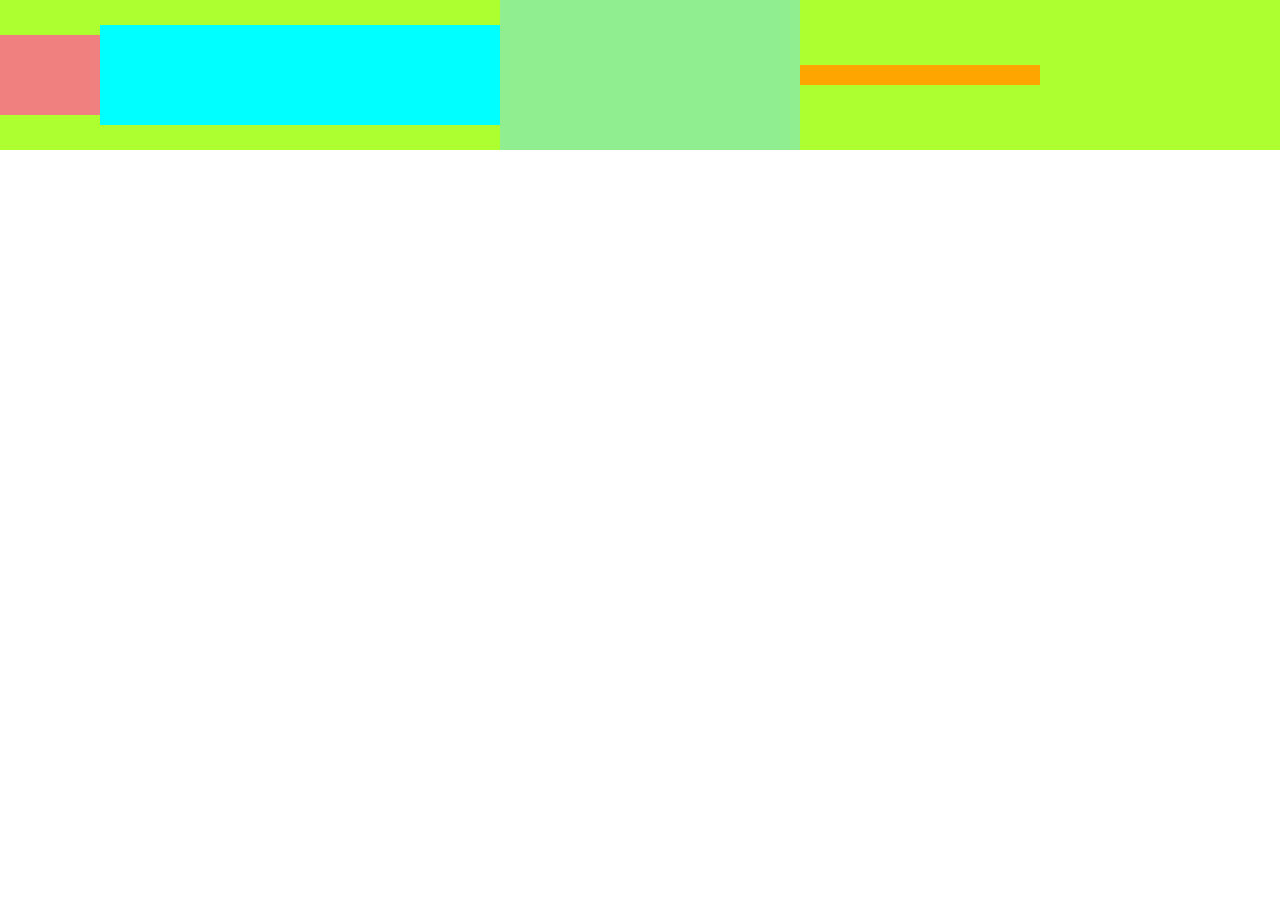
<file: indexs.html>
<!DOCTYPE html>
<html lang="en">
<head>
    <meta charset="UTF-8">
    <meta name="viewport" content="width=device-width, initial-scale=1.0">
    <title>Document</title>
    <link rel="stylesheet" href="https://cdn.jsdelivr.net/npm/bootstrap@5.3.3/dist/css/bootstrap.min.css"/>
    <link rel="stylesheet" href="https://cdnjs.cloudflare.com/ajax/libs/font-awesome/6.6.0/css/all.min.css">
    <link rel="stylesheet" href="./indexs.css">
</head>
<body>
<div class="rectangles">
    <div class="rectangle-first">

    </div>
    
    <div class="rectangle-second">
    
    </div>
    
    <div class="rectangle-third">
    
    </div>

    <div class="rectangle-fourth">
        
    </div>
    
</div>     

    <!--JS File script-->
   
   <script src="https://cdn.jsdelivr.net/npm/@popperjs/core@2.11.8/dist/umd/popper.min.js"></script>

   <script src="https://cdn.jsdelivr.net/npm/bootstrap@5.3.3/dist/js/bootstrap.bundle.min.js"></script>
  
   <!--JS File script-->
</body>
</html>
</file>
<file: index.css>
*
{
    margin:0px;
    padding:0px;
}
.container-fluid
{
    height:10vh;
    background-color: white;
}
.elfsight
{
   width:20vw;
}
.messaging
{
    width:5vw;
}
li
{
    display: inline-block;
    margin:0 15px;
}
.second-overview-rectangle
{
    background-image:linear-gradient(to right, rgb(238, 32, 238)25%,rgba(200, 33, 94, 0.961),rgba(200, 33, 94, 0.961),rgba(200, 33, 94, 0.961),rgba(255, 166, 0, 0.961));
    width:100vw;
    height:50vh;
}
.First-part
{
    height:70px;
}
.Frequently-asked-question
{
   height:85%;
}
.parts
{
    height:15%;
}
.login
{
    text-decoration: none;
    color:black;
}
.btn
{
    margin-right:300px;
}
.container
{
    padding-top:90px;
    padding-bottom:80px;
}

.gradients
{
    background-image:linear-gradient(45deg, rgb(238, 32, 238)25%,rgba(200, 33, 94, 0.961),rgba(255, 166, 0, 0.961));
    width:50%;
    height:100%;
}
.backgrounds
{
    display: flex;
    height:50vh;
}
.images
{
    width:50%;
    height:100%; 
    background-color: orange;
    background-image: url(./images/barry.jpg);
    background-size: cover;
    background-repeat: no-repeat;
    background-position: center;
}
.circle
{
    width:50px;
    height:50px;
    background-color: white;
    border-radius:12px;
    display: flex;
    justify-content: center;
    align-items: center;
}

.gradient-box
{
    background-image:linear-gradient(70deg, rgb(238, 32, 238)25%,rgba(200, 33, 94, 0.961),rgba(255, 166, 0, 0.961));
    width:100%;
    height:600px;
}
</file>
<file: indexs.css>
*
{
    margin:0px;
    padding:0px;
}
.rectangle-first
{
    width:100px;
    height:80px;
    background-color: lightcoral;
}
.rectangle-second
{
    width:400px;
    height:100px;
    background-color: aqua;
}
.rectangle-third
{
    width:300px;
    height:150px;
    background-color: lightgreen;
}
.rectangle-fourth
{
    width:240px;
    height:20px;
    background-color: orange;
}
.rectangles
{
    background-color: greenyellow;
    width:100%;
    display: flex;
    align-items: center;
}
</file>
